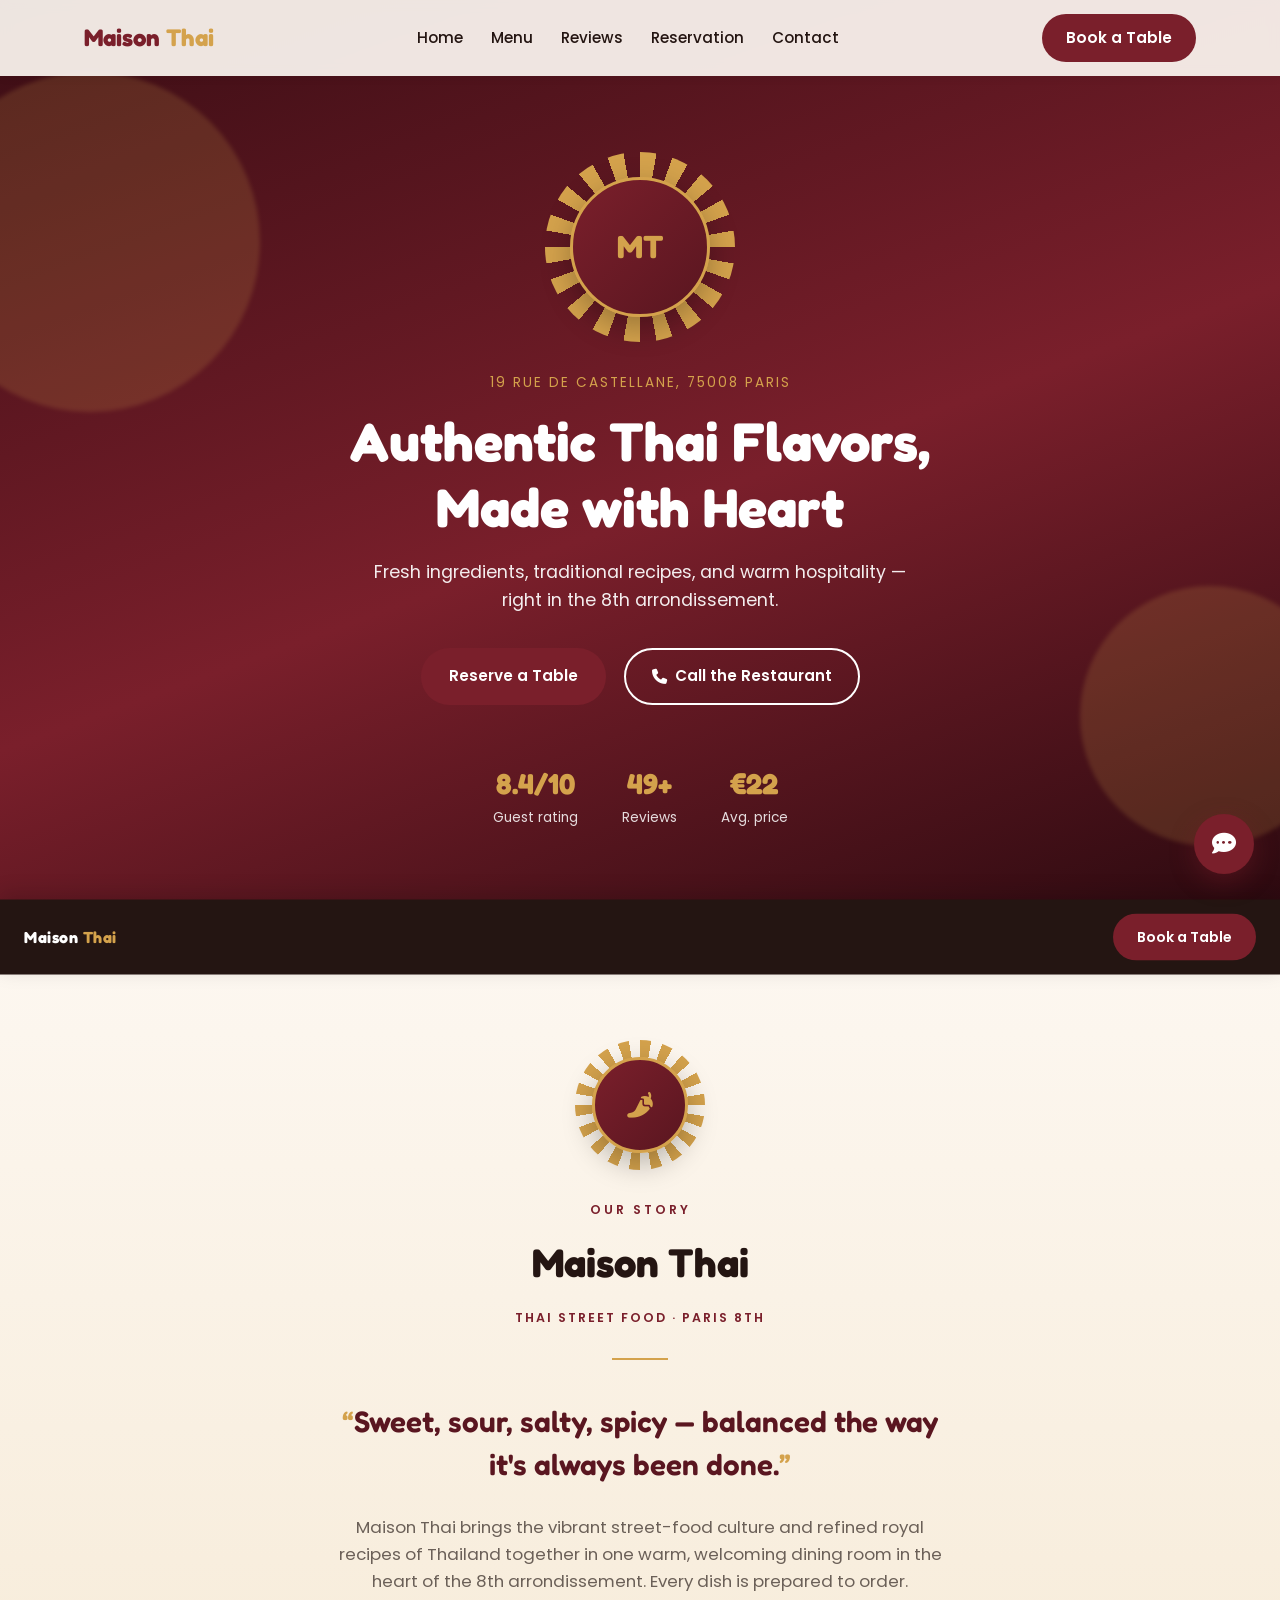
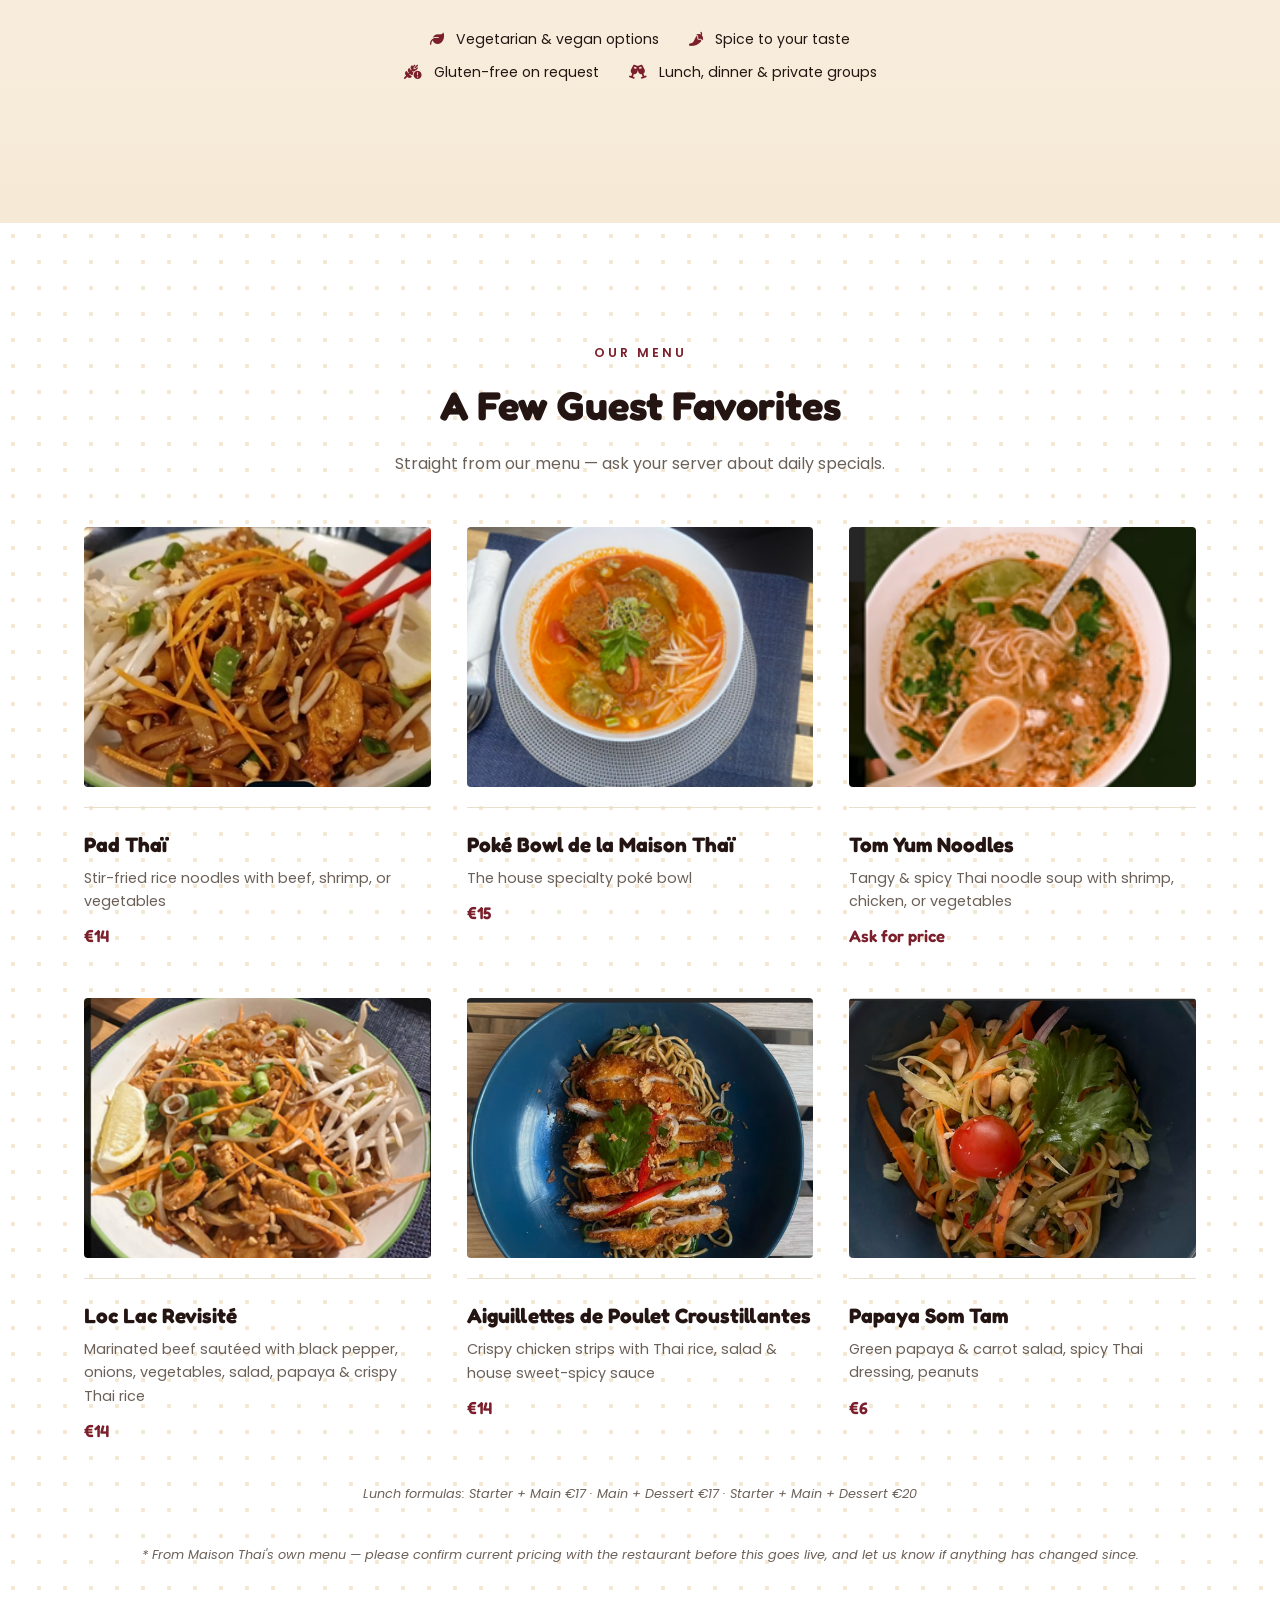
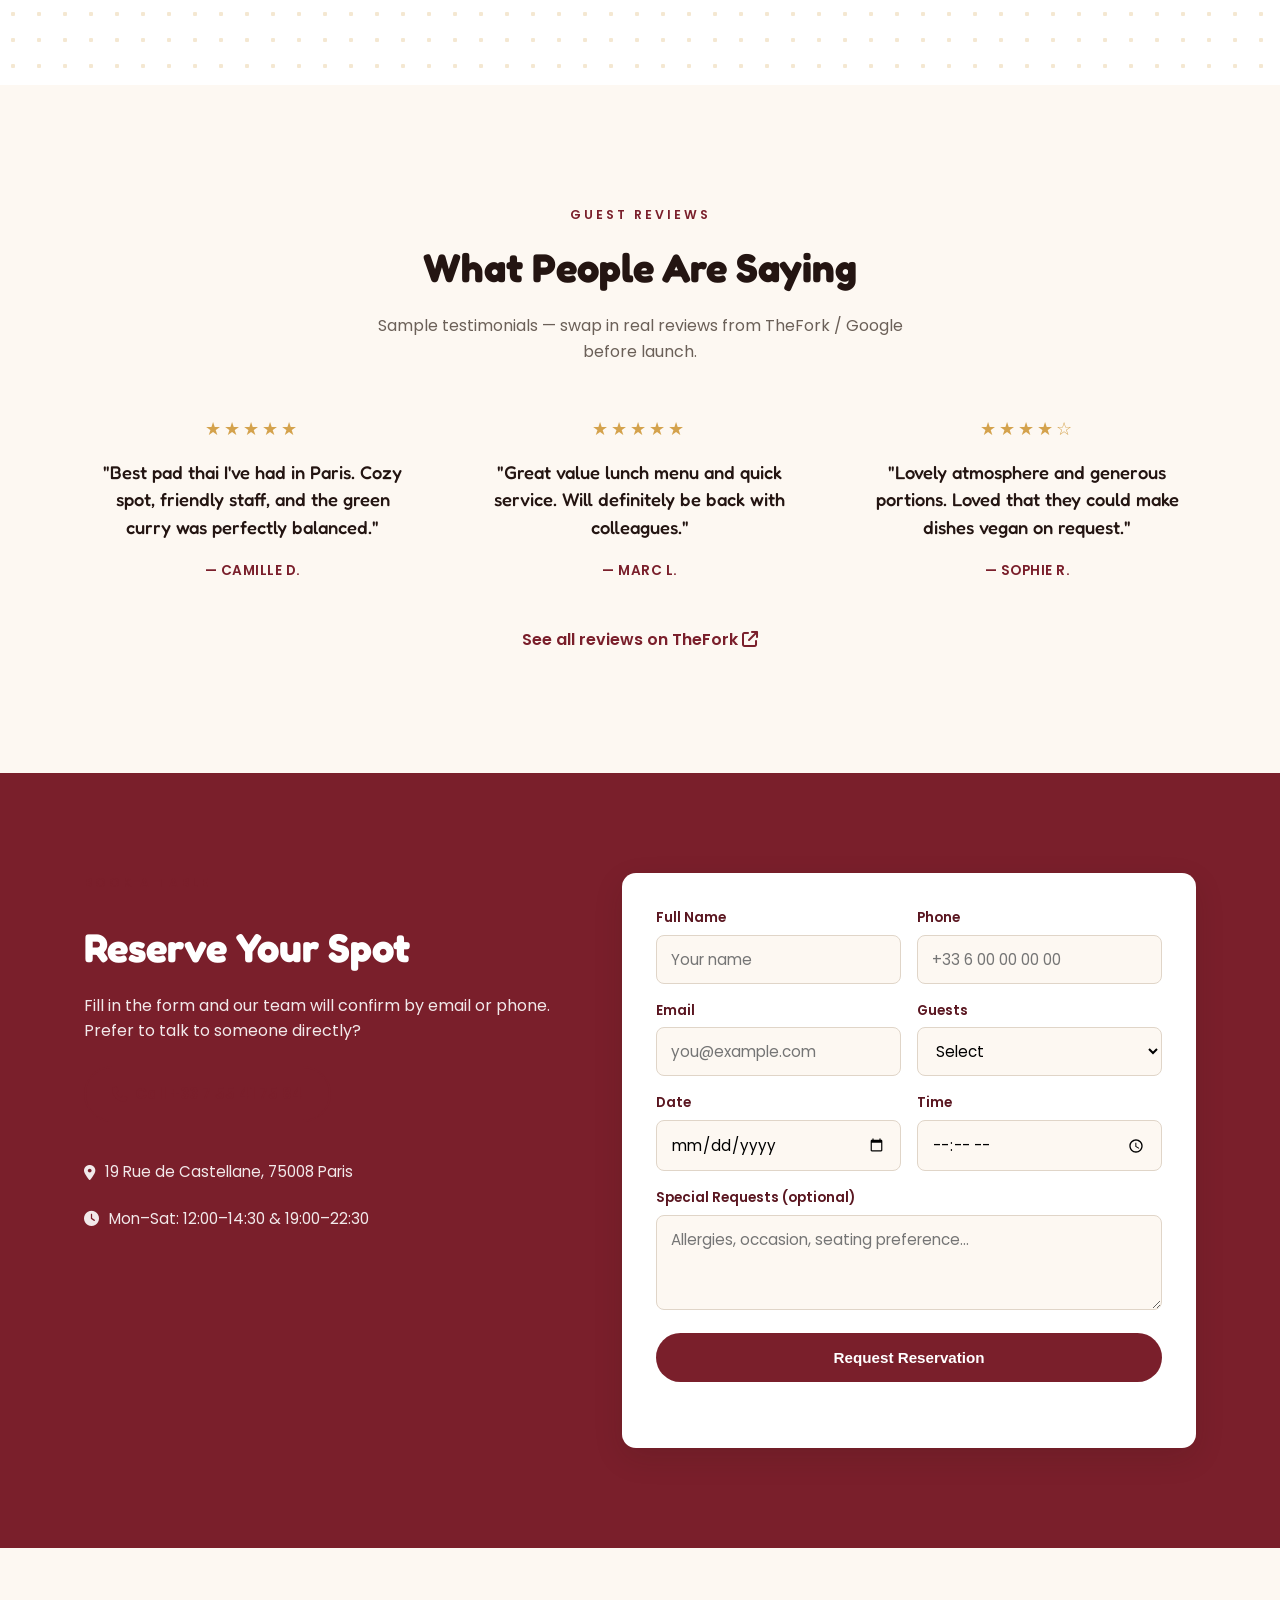
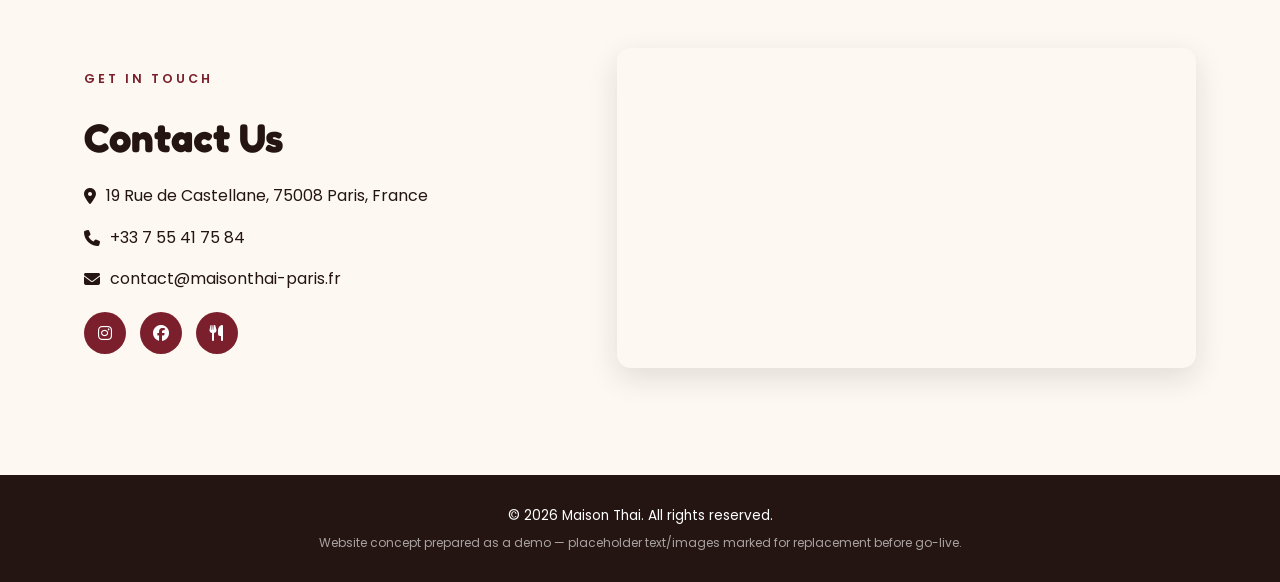
<file: index.html>
<!DOCTYPE html>
<html lang="en">
<head>
<meta charset="UTF-8">
<meta name="viewport" content="width=device-width, initial-scale=1.0">
<title>Maison Thai | Authentic Thai Restaurant in Paris</title>
<meta name="description" content="Maison Thai - Authentic Thai cuisine in the heart of Paris. Book your table online, explore our menu, and discover why guests love us.">

<link rel="preconnect" href="https://fonts.googleapis.com">
<link href="https://fonts.googleapis.com/css2?family=Fredoka:wght@500;600;700&family=Poppins:wght@300;400;500;600&display=swap" rel="stylesheet">
<link rel="stylesheet" href="https://cdnjs.cloudflare.com/ajax/libs/font-awesome/6.5.1/css/all.min.css">
<link rel="stylesheet" href="css/style.css">
</head>
<body>

<!-- ===== NAVBAR ===== -->
<header class="navbar" id="navbar">
  <div class="container nav-inner">
    <a href="#home" class="logo">Maison <span>Thai</span></a>
    <nav class="nav-links" id="navLinks">
      <a href="#home">Home</a>
      <a href="#menu">Menu</a>
      <a href="#reviews">Reviews</a>
      <a href="#reservation">Reservation</a>
      <a href="#contact">Contact</a>
    </nav>
    <a href="#reservation" class="btn btn-primary nav-cta">Book a Table</a>
    <button class="nav-toggle" id="navToggle" aria-label="Toggle menu"><i class="fa-solid fa-bars"></i></button>
  </div>
</header>

<!-- ===== HERO ===== -->
<section class="hero" id="home">
  <div class="hero-blob hero-blob-1"></div>
  <div class="hero-blob hero-blob-2"></div>
  <div class="container hero-content">
    <div class="sunburst-badge sunburst-badge-lg">
      <div class="sunburst-rays"></div>
      <div class="sunburst-core">MT</div>
    </div>
    <p class="eyebrow">19 Rue de Castellane, 75008 Paris</p>
    <h1>Authentic Thai Flavors,<br>Made with Heart</h1>
    <p class="hero-sub">Fresh ingredients, traditional recipes, and warm hospitality — right in the 8th arrondissement.</p>
    <div class="hero-actions">
      <a href="#reservation" class="btn btn-primary">Reserve a Table</a>
      <a href="tel:+33755417584" class="btn btn-outline"><i class="fa-solid fa-phone"></i> Call the Restaurant</a>
    </div>
    <div class="hero-stats">
      <div><strong>8.4/10</strong><span>Guest rating</span></div>
      <div><strong>49+</strong><span>Reviews</span></div>
      <div><strong>€22</strong><span>Avg. price</span></div>
    </div>
  </div>
</section>

<!-- ===== STORY ===== -->
<section class="story" id="about">
  <div class="container story-inner">
    <div class="sunburst-badge sunburst-badge-md">
      <div class="sunburst-rays"></div>
      <div class="sunburst-core"><i class="fa-solid fa-pepper-hot"></i></div>
    </div>
    <p class="section-tag center">Our Story</p>
    <h2 class="center">Maison Thai</h2>
    <p class="story-subtitle center">Thai Street Food &middot; Paris 8th</p>
    <hr class="story-rule">
    <blockquote class="story-quote">Sweet, sour, salty, spicy — balanced the way it's always been done.</blockquote>
    <p class="story-body">Maison Thai brings the vibrant street-food culture and refined royal recipes of Thailand together in one warm, welcoming dining room in the heart of the 8th arrondissement. Every dish is prepared to order.</p>
    <div class="story-tags">
      <span><i class="fa-solid fa-leaf"></i> Vegetarian &amp; vegan options</span>
      <span><i class="fa-solid fa-pepper-hot"></i> Spice to your taste</span>
      <span><i class="fa-solid fa-wheat-awn-circle-exclamation"></i> Gluten-free on request</span>
      <span><i class="fa-solid fa-champagne-glasses"></i> Lunch, dinner &amp; private groups</span>
    </div>
  </div>
</section>

<!-- ===== MENU ===== -->
<section class="menu" id="menu">
  <div class="container">
    <p class="section-tag center">Our Menu</p>
    <h2 class="center">A Few Guest Favorites</h2>
    <p class="center section-sub">Straight from our menu — ask your server about daily specials.</p>
    <div class="menu-grid">
      <div class="menu-card">
        <img src="padThai.jpg" alt="Pad Thai" loading="lazy">
        <h3>Pad Thaï</h3>
        <p>Stir-fried rice noodles with beef, shrimp, or vegetables</p>
        <span class="price">€14</span>
      </div>
      <div class="menu-card">
        <img src="pokeBowl.png" alt="Poké Bowl de la Maison Thaï" loading="lazy">
        <h3>Poké Bowl de la Maison Thaï</h3>
        <p>The house specialty poké bowl</p>
        <span class="price">€15</span>
      </div>
      <div class="menu-card">
        <img src="TomYomNoodles.png" alt="Tom Yum Noodles" loading="lazy">
        <h3>Tom Yum Noodles</h3>
        <p>Tangy &amp; spicy Thai noodle soup with shrimp, chicken, or vegetables</p>
        <span class="price">Ask for price</span>
      </div>
      <div class="menu-card">
        <img src="LocLac.png" alt="Loc Lac Revisité" loading="lazy">
        <h3>Loc Lac Revisité</h3>
        <p>Marinated beef sautéed with black pepper, onions, vegetables, salad, papaya &amp; crispy Thai rice</p>
        <span class="price">€14</span>
      </div>
      <div class="menu-card">
        <img src="Poulet.png" alt="Aiguillettes de Poulet Croustillantes" loading="lazy">
        <h3>Aiguillettes de Poulet Croustillantes</h3>
        <p>Crispy chicken strips with Thai rice, salad &amp; house sweet-spicy sauce</p>
        <span class="price">€14</span>
      </div>
      <div class="menu-card">
        <img src="salad.png" alt="Papaya Som Tam" loading="lazy">
        <h3>Papaya Som Tam</h3>
        <p>Green papaya &amp; carrot salad, spicy Thai dressing, peanuts</p>
        <span class="price">€6</span>
      </div>
    </div>
    <p class="menu-note">Lunch formulas: Starter + Main €17 · Main + Dessert €17 · Starter + Main + Dessert €20</p>
    <p class="menu-note">* From Maison Thai's own menu — please confirm current pricing with the restaurant before this goes live, and let us know if anything has changed since.</p>
  </div>
</section>

<!-- ===== REVIEWS ===== -->
<section class="reviews" id="reviews">
  <div class="container">
    <p class="section-tag center">Guest Reviews</p>
    <h2 class="center">What People Are Saying</h2>
    <p class="center section-sub">Sample testimonials — swap in real reviews from TheFork / Google before launch.</p>
    <div class="reviews-grid">
      <div class="review-card">
        <div class="stars">★★★★★</div>
        <p>"Best pad thai I've had in Paris. Cozy spot, friendly staff, and the green curry was perfectly balanced."</p>
        <span class="reviewer">— Camille D.</span>
      </div>
      <div class="review-card">
        <div class="stars">★★★★★</div>
        <p>"Great value lunch menu and quick service. Will definitely be back with colleagues."</p>
        <span class="reviewer">— Marc L.</span>
      </div>
      <div class="review-card">
        <div class="stars">★★★★☆</div>
        <p>"Lovely atmosphere and generous portions. Loved that they could make dishes vegan on request."</p>
        <span class="reviewer">— Sophie R.</span>
      </div>
    </div>
    <div class="reviews-cta">
      <a href="https://www.thefork.fr/restaurant/maison-thai-r821710" target="_blank" rel="noopener">See all reviews on TheFork <i class="fa-solid fa-arrow-up-right-from-square"></i></a>
    </div>
  </div>
</section>

<!-- ===== RESERVATION ===== -->
<section class="reservation" id="reservation">
  <div class="container reservation-inner">
    <div class="reservation-info">
      <p class="section-tag">Book a Table</p>
      <h2>Reserve Your Spot</h2>
      <p>Fill in the form and our team will confirm by email or phone. Prefer to talk to someone directly?</p>
      <a href="tel:+33755417584" class="btn btn-outline"><i class="fa-solid fa-phone"></i> Call +33 7 55 41 75 84</a>
      <div class="info-block">
        <p><i class="fa-solid fa-location-dot"></i> 19 Rue de Castellane, 75008 Paris</p>
        <p><i class="fa-solid fa-clock"></i> Mon–Sat: 12:00–14:30 &amp; 19:00–22:30</p>
      </div>
    </div>
    <form class="reservation-form" id="reservationForm">
      <div class="form-row">
        <div class="form-group">
          <label for="name">Full Name</label>
          <input type="text" id="name" name="name" required placeholder="Your name">
        </div>
        <div class="form-group">
          <label for="phone">Phone</label>
          <input type="tel" id="phone" name="phone" required placeholder="+33 6 00 00 00 00">
        </div>
      </div>
      <div class="form-row">
        <div class="form-group">
          <label for="email">Email</label>
          <input type="email" id="email" name="email" required placeholder="you@example.com">
        </div>
        <div class="form-group">
          <label for="guests">Guests</label>
          <select id="guests" name="guests" required>
            <option value="">Select</option>
            <option>1</option><option>2</option><option>3</option><option>4</option>
            <option>5</option><option>6</option><option>7+</option>
          </select>
        </div>
      </div>
      <div class="form-row">
        <div class="form-group">
          <label for="date">Date</label>
          <input type="date" id="date" name="date" required>
        </div>
        <div class="form-group">
          <label for="time">Time</label>
          <input type="time" id="time" name="time" required>
        </div>
      </div>
      <div class="form-group">
        <label for="notes">Special Requests (optional)</label>
        <textarea id="notes" name="notes" rows="3" placeholder="Allergies, occasion, seating preference..."></textarea>
      </div>
      <button type="submit" class="btn btn-primary btn-block">Request Reservation</button>
      <p class="form-note" id="formNote"></p>
    </form>
  </div>
</section>

<!-- ===== CONTACT ===== -->
<section class="contact" id="contact">
  <div class="container contact-inner">
    <div class="contact-details">
      <p class="section-tag">Get in Touch</p>
      <h2>Contact Us</h2>
      <p><i class="fa-solid fa-location-dot"></i> 19 Rue de Castellane, 75008 Paris, France</p>
      <p><i class="fa-solid fa-phone"></i> <a href="tel:+33755417584">+33 7 55 41 75 84</a></p>
      <p><i class="fa-solid fa-envelope"></i> <a href="mailto:contact@maisonthai-paris.fr">contact@maisonthai-paris.fr</a></p>
      <div class="socials">
        <a href="#" aria-label="Instagram"><i class="fa-brands fa-instagram"></i></a>
        <a href="#" aria-label="Facebook"><i class="fa-brands fa-facebook"></i></a>
        <a href="https://www.thefork.fr/restaurant/maison-thai-r821710" aria-label="TheFork"><i class="fa-solid fa-utensils"></i></a>
      </div>
    </div>
    <div class="contact-map">
      <iframe title="Maison Thai location" loading="lazy"
        src="https://www.google.com/maps?q=19+Rue+de+Castellane,+75008+Paris&output=embed">
      </iframe>
    </div>
  </div>
</section>

<footer class="footer">
  <div class="container">
    <p>&copy; 2026 Maison Thai. All rights reserved.</p>
    <p class="footer-note">Website concept prepared as a demo — placeholder text/images marked for replacement before go-live.</p>
  </div>
</footer>

<!-- ===== CHATBOT WIDGET ===== -->
<div class="chatbot" id="chatbot">
  <button class="chatbot-toggle" id="chatbotToggle" aria-label="Open chat">
    <i class="fa-solid fa-comment-dots"></i>
  </button>
  <div class="chatbot-window" id="chatbotWindow">
    <div class="chatbot-header">
      <div>
        <strong>Maison Thai Assistant</strong>
        <span>Usually replies instantly</span>
      </div>
      <button id="chatbotClose" aria-label="Close chat"><i class="fa-solid fa-xmark"></i></button>
    </div>
    <div class="chatbot-messages" id="chatbotMessages"></div>
    <div class="chatbot-quick" id="chatbotQuick"></div>
    <form class="chatbot-input" id="chatbotForm">
      <input type="text" id="chatbotInput" placeholder="Ask about menu, hours, booking..." autocomplete="off">
      <button type="submit" aria-label="Send"><i class="fa-solid fa-paper-plane"></i></button>
    </form>
  </div>
</div>

<!-- ===== STICKY BOTTOM BAR ===== -->
<div class="sticky-bar" id="stickyBar">
  <span class="sticky-bar-name">Maison <span>Thai</span></span>
  <a href="#reservation" class="btn btn-primary">Book a Table</a>
</div>

<script src="js/chatbot.js"></script>
<script src="js/main.js"></script>
</body>
</html>
</file>
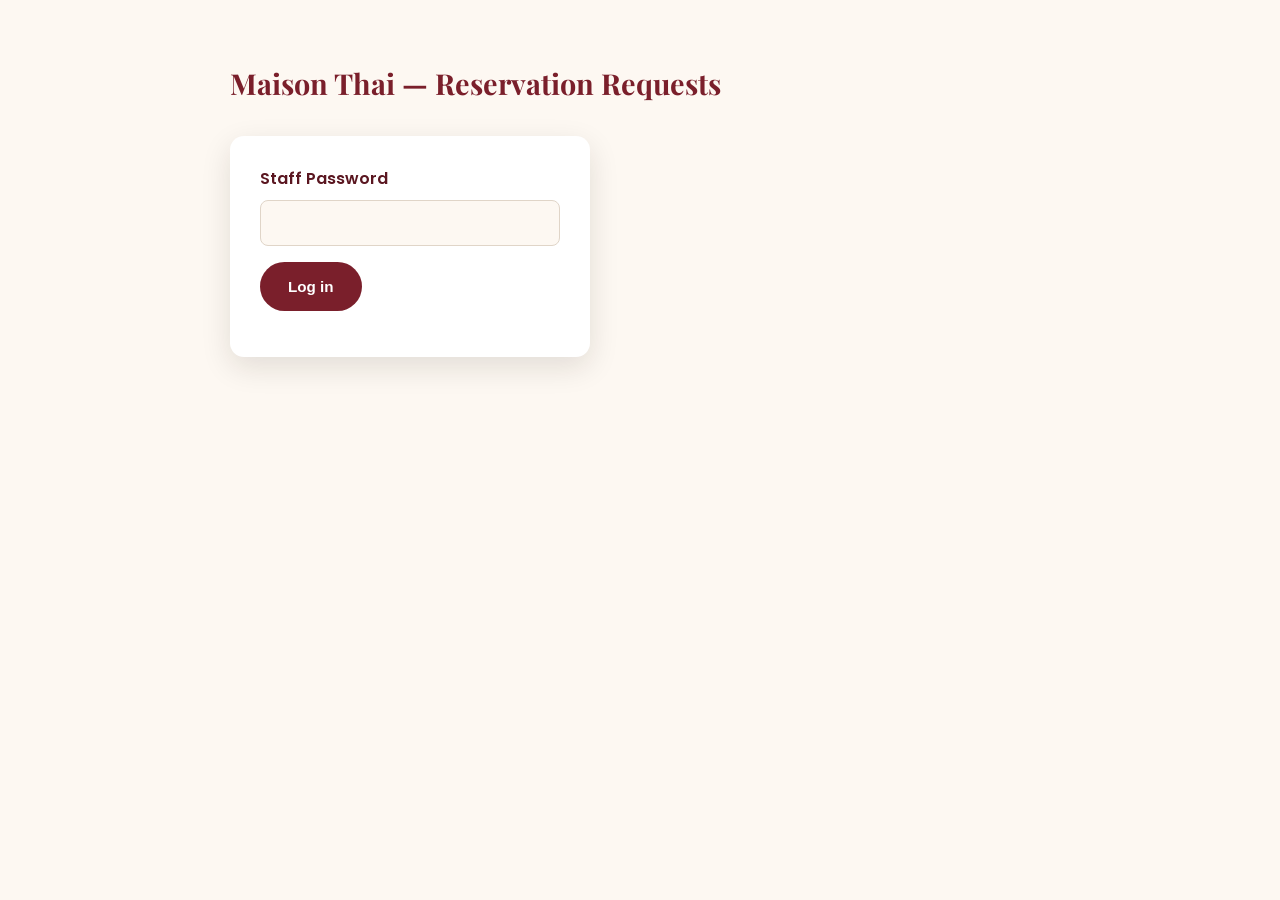
<file: admin.html>
<!DOCTYPE html>
<html lang="en">
<head>
<meta charset="UTF-8">
<meta name="viewport" content="width=device-width, initial-scale=1.0">
<title>Maison Thai | Reservation Admin</title>
<meta name="robots" content="noindex, nofollow">
<link href="https://fonts.googleapis.com/css2?family=Playfair+Display:wght@600;700&family=Poppins:wght@300;400;500;600&display=swap" rel="stylesheet">
<link rel="stylesheet" href="css/style.css">
<link rel="stylesheet" href="css/admin.css">
</head>
<body class="admin-body">
  <div class="admin-wrap">
    <h1>Maison Thai — Reservation Requests</h1>

    <div id="loginView" class="admin-login">
      <form id="loginForm">
        <label for="adminPassword">Staff Password</label>
        <input type="password" id="adminPassword" required autocomplete="current-password">
        <button type="submit" class="btn btn-primary">Log in</button>
        <p id="loginError" class="admin-error"></p>
      </form>
    </div>

    <div id="dashView" class="admin-dash" style="display:none;">
      <div class="admin-toolbar">
        <button id="refreshBtn" type="button">Refresh</button>
        <button id="logoutBtn" type="button">Log out</button>
      </div>
      <div id="reservationList"></div>
    </div>
  </div>
  <script src="js/admin.js"></script>
</body>
</html>
</file>
<file: css/style.css>
:root{
  --maroon:#7a1f2b;
  --maroon-dark:#5a1620;
  --gold:#d4a24c;
  --cream:#fdf8f2;
  --dark:#241512;
  --gray:#6b6058;
  --radius:14px;
  --shadow:0 10px 30px rgba(36,21,18,.12);
}
*{box-sizing:border-box;margin:0;padding:0;}
html{scroll-behavior:smooth;}
body{
  font-family:'Poppins',sans-serif;
  color:var(--dark);
  background:var(--cream);
  line-height:1.6;
}
h1,h2,h3{font-family:'Fredoka',sans-serif;}
.container{max-width:1160px;margin:0 auto;padding:0 24px;}
img{max-width:100%;display:block;}
a{text-decoration:none;color:inherit;}
ul{list-style:none;}

.section-tag{color:var(--maroon);text-transform:uppercase;letter-spacing:3px;font-weight:600;font-size:.78rem;margin-bottom:10px;}
.section-sub{color:var(--gray);max-width:560px;margin:0 auto 40px;}
.center{text-align:center;margin-left:auto;margin-right:auto;}
h2{font-size:2.5rem;margin-bottom:14px;}

.btn{display:inline-flex;align-items:center;gap:8px;padding:14px 26px;border-radius:50px;font-weight:600;font-size:.95rem;transition:.25s;border:2px solid transparent;cursor:pointer;}
.btn-primary{background:var(--maroon);color:#fff;}
.btn-primary:hover{background:var(--maroon-dark);}
.btn-outline{border-color:#fff;color:#fff;}
.btn-outline:hover{background:#fff;color:var(--maroon);}
.reservation .btn-outline{border-color:var(--maroon);color:var(--maroon);margin-bottom:24px;}
.reservation .btn-outline:hover{background:var(--maroon);color:#fff;}
.btn-block{width:100%;justify-content:center;}

/* NAVBAR */
.navbar{position:fixed;top:0;left:0;right:0;z-index:900;background:rgba(253,248,242,.92);backdrop-filter:blur(6px);box-shadow:0 2px 10px rgba(0,0,0,.05);}
.nav-inner{display:flex;align-items:center;justify-content:space-between;height:76px;}
.logo{font-family:'Fredoka',sans-serif;font-weight:700;font-size:1.5rem;color:var(--maroon);}
.logo span{color:var(--gold);}
.nav-links{display:flex;gap:28px;}
.nav-links a{font-weight:500;font-size:.95rem;}
.nav-links a:hover{color:var(--maroon);}
.nav-cta{background:var(--maroon);color:#fff;padding:10px 22px;}
.nav-toggle{display:none;background:none;border:none;font-size:1.4rem;color:var(--maroon);}

/* HERO - fun, no photo: warm gradient + playful blobs + sunburst badge */
.hero{
  position:relative;min-height:100vh;display:flex;align-items:center;justify-content:center;
  background:linear-gradient(160deg,#3a0d14,var(--maroon) 55%,#2d0a10);
  color:#fff;text-align:center;overflow:hidden;
}
@keyframes floaty{
  0%,100%{transform:translate(0,0) scale(1);}
  50%{transform:translate(20px,-25px) scale(1.06);}
}
.hero-blob{position:absolute;border-radius:50%;filter:blur(2px);opacity:.18;animation:floaty 14s ease-in-out infinite;}
.hero-blob-1{width:340px;height:340px;background:var(--gold);top:8%;left:-80px;}
.hero-blob-2{width:260px;height:260px;background:var(--gold);bottom:6%;right:-60px;animation-delay:3s;}
.hero-content{padding:150px 24px 70px;display:flex;flex-direction:column;align-items:center;position:relative;z-index:1;}
.eyebrow{color:var(--gold);letter-spacing:2px;text-transform:uppercase;font-size:clamp(.68rem,1.4vw,.85rem);margin-bottom:16px;}
.hero h1{font-size:clamp(2rem,4.5vw,3.4rem);margin-bottom:18px;line-height:1.2;max-width:760px;}
.hero-sub{max-width:560px;margin:0 auto 34px;font-size:clamp(.95rem,1.6vw,1.1rem);opacity:.92;}
.hero-actions{display:flex;gap:18px;flex-wrap:wrap;justify-content:center;margin-bottom:56px;}
.hero-stats{display:flex;gap:44px;flex-wrap:wrap;justify-content:center;}
.hero-stats div{display:flex;flex-direction:column;}
.hero-stats strong{font-size:1.8rem;font-family:'Fredoka',sans-serif;color:var(--gold);}
.hero-stats span{font-size:.85rem;opacity:.85;}

/* SUNBURST BADGE - reusable spinning brand mark */
@keyframes spin{to{transform:rotate(360deg);}}
.sunburst-badge{position:relative;margin:0 auto 30px;display:flex;align-items:center;justify-content:center;}
.sunburst-rays{
  position:absolute;inset:0;border-radius:50%;
  background:repeating-conic-gradient(var(--gold) 0deg 10deg, transparent 10deg 20deg);
  animation:spin 40s linear infinite;
}
.sunburst-core{
  position:relative;border-radius:50%;background:linear-gradient(135deg,var(--maroon),var(--maroon-dark));
  color:var(--gold);display:flex;align-items:center;justify-content:center;
  font-family:'Fredoka',sans-serif;font-weight:700;box-shadow:0 10px 30px rgba(0,0,0,.28);
  border:3px solid var(--gold);
}
.sunburst-badge-lg{width:190px;height:190px;}
.sunburst-badge-lg .sunburst-core{width:140px;height:140px;font-size:2rem;}
.sunburst-badge-md{width:130px;height:130px;}
.sunburst-badge-md .sunburst-core{width:96px;height:96px;font-size:1.6rem;color:var(--gold);}

/* SCROLL REVEAL */
.reveal{opacity:0;transform:translateY(28px);transition:opacity .7s ease,transform .7s ease;}
.reveal.visible{opacity:1;transform:translateY(0);}

/* STICKY BOTTOM BAR */
.sticky-bar{
  position:fixed;left:0;right:0;bottom:0;z-index:800;background:var(--dark);color:#fff;
  display:flex;align-items:center;justify-content:space-between;padding:14px 24px;
  transform:translateY(100%);transition:transform .35s ease;box-shadow:0 -6px 20px rgba(0,0,0,.15);
}
.sticky-bar.visible{transform:translateY(0);}
.sticky-bar-name{font-family:'Fredoka',sans-serif;font-weight:700;letter-spacing:.5px;}
.sticky-bar-name span{color:var(--gold);}
.sticky-bar .btn{padding:10px 22px;font-size:.88rem;}

/* STORY - warm typographic statement, no imagery */
.story{padding:140px 0;background:linear-gradient(180deg,var(--cream),#f6ead6);}
.story-inner{max-width:680px;margin:0 auto;text-align:center;}
.story-subtitle{color:var(--maroon);letter-spacing:2px;font-size:.78rem;font-weight:600;margin-bottom:30px;text-transform:uppercase;}
.story-rule{
  border:none;width:56px;height:2px;background:var(--gold);margin:0 auto 40px;
}
.story-quote{
  font-family:'Fredoka',sans-serif;font-weight:600;
  font-size:1.85rem;line-height:1.45;color:var(--maroon-dark);margin:0 auto 28px;
}
.story-quote::before{content:'\201C';color:var(--gold);}
.story-quote::after{content:'\201D';color:var(--gold);}
.story-body{color:var(--gray);font-size:1.05rem;margin-bottom:34px;}
.story-tags{display:flex;flex-wrap:wrap;justify-content:center;gap:10px 30px;}
.story-tags span{font-size:.88rem;color:var(--dark);white-space:nowrap;}
.story-tags i{color:var(--maroon);margin-right:8px;}

/* MENU */
.menu{
  padding:120px 0;background-color:#fff;
  background-image:radial-gradient(circle,rgba(212,162,74,.25) 2px,transparent 2.5px);
  background-size:26px 26px;
}
.menu-grid{display:grid;grid-template-columns:repeat(auto-fit,minmax(260px,1fr));gap:48px 36px;margin-top:50px;}
.menu-card{transition:.3s;}
.menu-card img{aspect-ratio:4/3;object-fit:cover;width:100%;border-radius:4px;transition:transform .5s ease;}
.menu-card:hover img{transform:scale(1.045);}
.menu-card h3{padding-top:20px;font-size:1.3rem;border-top:1px solid #e9ddcc;margin-top:20px;}
.menu-card p{color:var(--gray);font-size:.9rem;margin-top:6px;}
.menu-card .price{display:block;margin-top:10px;font-weight:600;color:var(--maroon);font-family:'Fredoka',sans-serif;font-size:1.05rem;}
.menu-note{text-align:center;color:var(--gray);font-size:.8rem;margin-top:40px;font-style:italic;}

/* REVIEWS */
.reviews{padding:120px 0;background:var(--cream);}
.reviews-grid{display:grid;grid-template-columns:repeat(auto-fit,minmax(260px,1fr));gap:50px;margin-top:50px;}
.review-card{text-align:center;padding:0 10px;}
.stars{color:var(--gold);letter-spacing:3px;margin-bottom:16px;font-size:1.1rem;}
.review-card p{font-family:'Fredoka',sans-serif;font-weight:500;font-size:1.15rem;color:var(--dark);line-height:1.5;}
.reviewer{display:block;margin-top:18px;font-weight:600;color:var(--maroon);font-size:.85rem;letter-spacing:.5px;text-transform:uppercase;}
.reviews-cta{text-align:center;margin-top:46px;}
.reviews-cta a{color:var(--maroon);font-weight:600;}

/* RESERVATION */
.reservation{padding:100px 0;background:var(--maroon);color:#fff;}
.reservation-inner{display:grid;grid-template-columns:1fr 1.2fr;gap:60px;}
.reservation-info p{margin-bottom:22px;opacity:.9;}
.info-block p{margin-top:14px;font-size:.95rem;display:flex;gap:10px;align-items:center;}
.reservation-form{background:#fff;padding:34px;border-radius:var(--radius);color:var(--dark);box-shadow:var(--shadow);}
.form-row{display:grid;grid-template-columns:1fr 1fr;gap:16px;}
.form-group{margin-bottom:16px;}
.form-group label{display:block;font-size:.85rem;font-weight:600;margin-bottom:6px;color:var(--maroon-dark);}
.form-group input,.form-group select,.form-group textarea{
  width:100%;padding:12px 14px;border:1px solid #e0d5c8;border-radius:8px;font-family:inherit;font-size:.95rem;background:var(--cream);
}
.form-group input:focus,.form-group select:focus,.form-group textarea:focus{outline:2px solid var(--gold);}
.form-note{margin-top:14px;font-size:.9rem;text-align:center;color:var(--maroon);font-weight:600;min-height:1.2em;}

/* CONTACT */
.contact{padding:100px 0;}
.contact-inner{display:grid;grid-template-columns:1fr 1.2fr;gap:50px;align-items:center;}
.contact-details p{margin-bottom:16px;display:flex;gap:10px;align-items:center;}
.contact-details a:hover{color:var(--maroon);}
.socials{display:flex;gap:14px;margin-top:20px;}
.socials a{width:42px;height:42px;border-radius:50%;background:var(--maroon);color:#fff;display:flex;align-items:center;justify-content:center;}
.socials a:hover{background:var(--gold);}
.contact-map iframe{width:100%;height:320px;border:0;border-radius:var(--radius);box-shadow:var(--shadow);}

/* FOOTER */
.footer{background:var(--dark);color:#fff;text-align:center;padding:30px 0;font-size:.85rem;}
.footer-note{opacity:.6;margin-top:6px;font-size:.75rem;}

/* CHATBOT */
.chatbot{position:fixed;bottom:26px;right:26px;z-index:1000;transition:bottom .35s ease;}
.chatbot.bar-visible{bottom:92px;}
.chatbot-toggle{
  width:60px;height:60px;border-radius:50%;background:var(--maroon);color:#fff;border:none;
  font-size:1.5rem;box-shadow:0 8px 24px rgba(122,31,43,.4);cursor:pointer;transition:.2s;
}
.chatbot-toggle:hover{transform:scale(1.06);}
.chatbot-window{
  position:absolute;bottom:76px;right:0;width:340px;max-height:480px;background:#fff;border-radius:16px;
  box-shadow:0 16px 40px rgba(0,0,0,.25);display:none;flex-direction:column;overflow:hidden;
}
.chatbot-window.active{display:flex;}
.chatbot-header{background:var(--maroon);color:#fff;padding:14px 18px;display:flex;justify-content:space-between;align-items:center;}
.chatbot-header span{display:block;font-size:.75rem;opacity:.85;}
.chatbot-header button{background:none;border:none;color:#fff;font-size:1.1rem;cursor:pointer;}
.chatbot-messages{flex:1;padding:16px;overflow-y:auto;display:flex;flex-direction:column;gap:10px;max-height:260px;}
.msg{max-width:80%;padding:10px 14px;border-radius:14px;font-size:.88rem;line-height:1.4;}
.msg.bot{background:var(--cream);align-self:flex-start;border-bottom-left-radius:4px;}
.msg.user{background:var(--maroon);color:#fff;align-self:flex-end;border-bottom-right-radius:4px;}
.msg.bot a{color:var(--maroon);font-weight:600;text-decoration:underline;}
.chatbot-quick{display:flex;flex-wrap:wrap;gap:6px;padding:0 16px 10px;}
.chip{background:var(--cream);border:1px solid #e0d5c8;border-radius:20px;padding:6px 12px;font-size:.78rem;cursor:pointer;transition:.2s;}
.chip:hover{background:var(--maroon);color:#fff;border-color:var(--maroon);}
.chatbot-input{display:flex;border-top:1px solid #eee;}
.chatbot-input input{flex:1;border:none;padding:14px;font-family:inherit;font-size:.9rem;}
.chatbot-input input:focus{outline:none;}
.chatbot-input button{background:var(--maroon);color:#fff;border:none;padding:0 18px;cursor:pointer;}

/* RESPONSIVE */
@media (max-width:900px){
  .reservation-inner,.contact-inner{grid-template-columns:1fr;}
  .hero-content{padding:110px 24px 50px;}
  .story-tags{justify-content:center;}
}
@media (max-width:768px){
  .nav-links,.nav-cta{display:none;}
  .nav-toggle{display:block;}
  .nav-links.open{
    display:flex;flex-direction:column;position:absolute;top:76px;left:0;right:0;background:var(--cream);
    padding:20px 24px;gap:16px;box-shadow:var(--shadow);
  }
  .hero h1{font-size:2.2rem;}
  .form-row{grid-template-columns:1fr;}
  .chatbot-window{width:90vw;right:-10px;}
  .sticky-bar{padding:12px 16px;}
  .sticky-bar-name{font-size:.9rem;}
}
</file>
<file: css/admin.css>
.admin-body{background:var(--cream);min-height:100vh;padding:60px 20px;font-family:'Poppins',sans-serif;}
.admin-wrap{max-width:820px;margin:0 auto;}
.admin-wrap h1{font-family:'Playfair Display',serif;color:var(--maroon);margin-bottom:30px;font-size:1.8rem;}

.admin-login{background:#fff;padding:30px;border-radius:14px;box-shadow:0 10px 30px rgba(36,21,18,.12);max-width:360px;}
.admin-login label{display:block;font-weight:600;margin-bottom:8px;color:var(--maroon-dark);}
.admin-login input{width:100%;padding:12px;border:1px solid #e0d5c8;border-radius:8px;margin-bottom:16px;font-family:inherit;background:var(--cream);}
.admin-error{color:#a3323f;font-size:.85rem;min-height:1.2em;}

.admin-toolbar{display:flex;gap:12px;margin-bottom:24px;}
.admin-toolbar button{padding:10px 20px;border-radius:50px;border:2px solid var(--maroon);background:#fff;color:var(--maroon);font-weight:600;cursor:pointer;}
.admin-toolbar button:hover{background:var(--maroon);color:#fff;}

.res-card{background:#fff;border-radius:12px;padding:20px;margin-bottom:14px;box-shadow:0 4px 14px rgba(36,21,18,.08);border-left:5px solid #ccc;}
.res-card.status-pending{border-left-color:var(--gold);}
.res-card.status-approved{border-left-color:#3a8a4d;}
.res-card.status-rejected{border-left-color:#a3323f;}
.res-card.status-countered{border-left-color:#4a7fbf;}
.res-card.status-cancelled{border-left-color:#8a8378;}

.res-top{display:flex;justify-content:space-between;flex-wrap:wrap;gap:12px;}
.res-contact{color:var(--gray);font-size:.85rem;margin-top:4px;}
.res-notes{font-style:italic;font-size:.85rem;margin-top:4px;color:var(--gray);}
.res-status{display:inline-block;margin-top:8px;font-size:.75rem;text-transform:uppercase;letter-spacing:1px;font-weight:700;color:var(--maroon);}
.res-proposed{margin-top:8px;font-size:.85rem;color:#4a7fbf;font-weight:600;}

.res-actions{display:flex;gap:10px;flex-wrap:wrap;margin-top:14px;}
.res-actions button{padding:8px 16px;border-radius:20px;border:none;font-weight:600;cursor:pointer;color:#fff;}
.btn-approve{background:#3a8a4d;}
.btn-approve:hover{background:#2f7440;}
.btn-reject{background:#a3323f;}
.btn-reject:hover{background:#872735;}
.btn-counter{background:#4a7fbf;}
.btn-counter:hover{background:#3c69a1;}

.counter-form{display:none;gap:10px;flex-wrap:wrap;align-items:end;margin-top:14px;padding-top:14px;border-top:1px dashed #e0d5c8;}
.counter-form.open{display:flex;}
.counter-form label{font-size:.8rem;font-weight:600;color:var(--maroon-dark);display:block;margin-bottom:4px;}
.counter-form input{padding:8px 10px;border:1px solid #e0d5c8;border-radius:6px;font-family:inherit;}
.counter-form button{background:#4a7fbf;color:#fff;border:none;padding:8px 16px;border-radius:20px;font-weight:600;cursor:pointer;}
</file>
